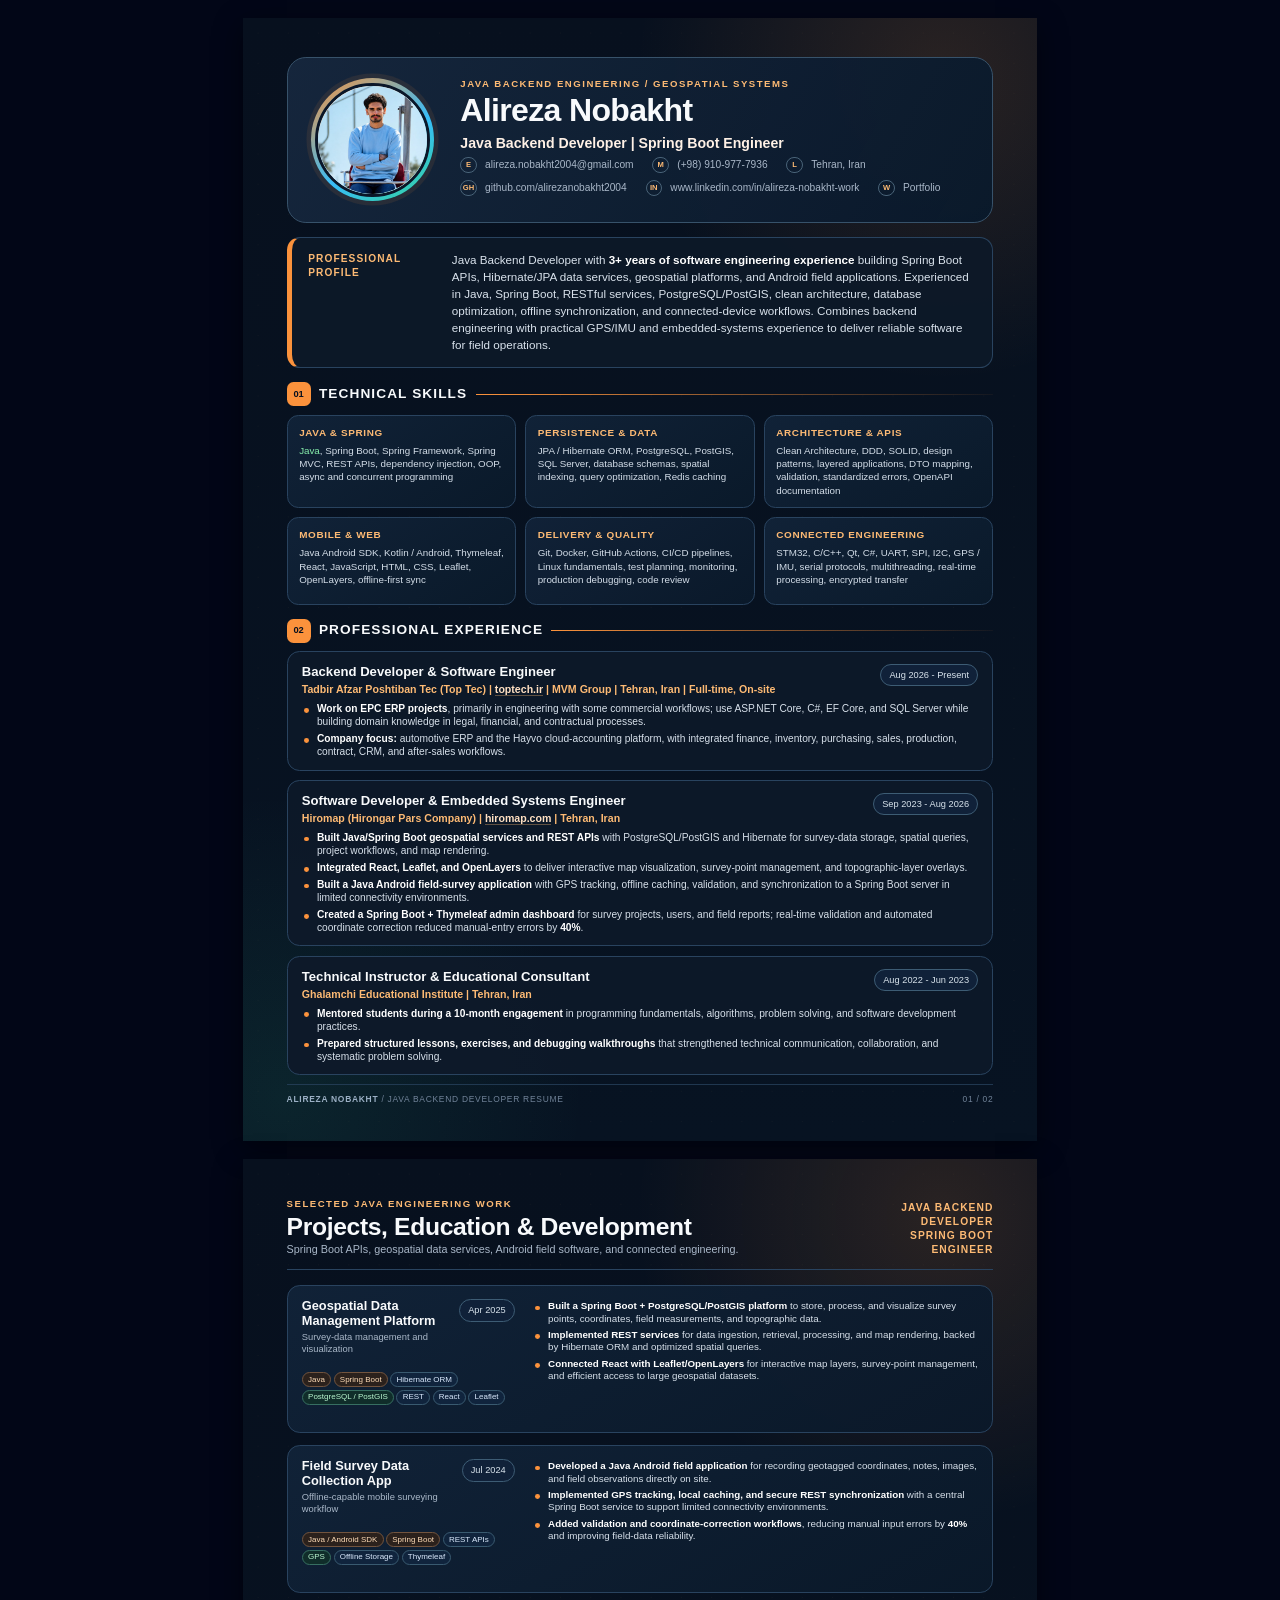
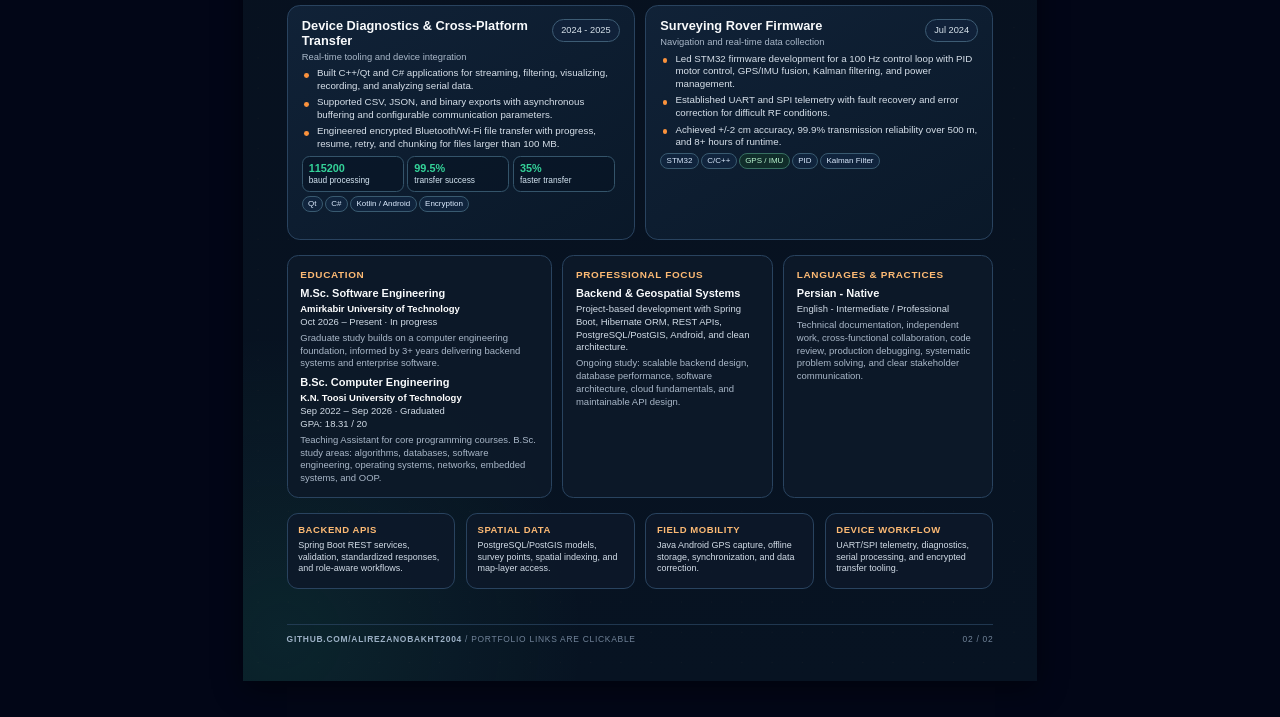
<file: assets/resumes/alireza-nobakht-java-spring-boot-backend-resume.html>
<!DOCTYPE html>
<html lang="en">
<head>
<meta charset="utf-8" />
<meta name="viewport" content="width=device-width, initial-scale=1" />
<title>Alireza Nobakht - Java Backend Developer | Spring Boot Engineer</title>
<style>
:root {
  --ink:#f8fafc; --muted:#a9b7c8; --soft:#d9e2ec; --bg:#07101e;
  --panel:#0d1929; --panel2:#112238; --line:#29435f;
  --orange:#fb923c; --orange2:#fdba74; --green:#34d399; --green2:#86efac;
}
* { box-sizing:border-box; }
html,body { margin:0; padding:0; background:#020617; }
body { font-family:"Segoe UI",Arial,Helvetica,sans-serif; color:var(--ink); font-size:9pt; line-height:1.36; -webkit-font-smoothing:antialiased; }
a { color:inherit; text-decoration:none; }
strong { color:#fff; font-weight:700; }
@page { size:A4; margin:0; }
.page {
  width:210mm; height:297mm; position:relative; overflow:hidden;
  padding:10.2mm 11.5mm 9.3mm; page-break-after:always;
  background:
    radial-gradient(circle at 88% 5%, rgba(251,146,60,.14), transparent 24%),
    radial-gradient(circle at 5% 96%, rgba(52,211,153,.09), transparent 23%),
    linear-gradient(180deg,#07101e 0%,#071322 100%);
}
.page:last-child { page-break-after:auto; }
.page:before { content:""; position:absolute; inset:0; opacity:.13; pointer-events:none;
  background-image:radial-gradient(rgba(253,186,116,.32) .5px,transparent .5px); background-size:8mm 8mm; }
.content { position:relative; z-index:1; height:277.5mm; min-height:277.5mm; display:flex; flex-direction:column; }
.hero { min-height:44mm; display:flex; align-items:center; gap:7mm; padding:5.1mm 6.2mm;
  border:1px solid #37526a; border-radius:5mm; background:linear-gradient(120deg,rgba(22,38,61,.97),rgba(9,25,43,.94)); }
.portrait-wrap { flex:0 0 32.5mm; width:32.5mm; height:32.5mm; border-radius:50%; padding:1.15mm;
  background:linear-gradient(145deg,var(--orange),#38bdf8 58%,var(--green)); box-shadow:0 0 0 1.2mm rgba(251,146,60,.09); }
.portrait { width:100%; height:100%; display:block; object-fit:cover; border-radius:50%; border:1mm solid #0b1729; }
.hero-main { min-width:0; flex:1; }
.eyebrow { color:var(--orange2); font-size:7.2pt; font-weight:800; letter-spacing:1.5px; text-transform:uppercase; margin-bottom:1mm; }
h1 { margin:0; font-size:24pt; line-height:1; letter-spacing:-.65px; }
.role { margin:2mm 0 2.5mm; color:#fff1e6; font-size:10.6pt; font-weight:650; }
.contact-row { display:flex; flex-wrap:wrap; gap:1.8mm 5mm; color:var(--muted); font-size:7.65pt; position:relative; top:-1.5mm; }
.contact { display:flex; align-items:center; gap:2.2mm; white-space:nowrap; }
.contact-badge { flex:0 0 4.35mm; width:4.35mm; height:4.35mm; display:flex; align-items:center; justify-content:center;
  border:1px solid #496378; border-radius:50%; color:var(--orange2); font-size:5.7pt; font-weight:800; }
.summary { margin-top:3.8mm; padding:3.65mm 4.4mm; display:flex; gap:5mm; align-items:flex-start;
  background:rgba(13,25,41,.9); border:1px solid var(--line); border-left:1.4mm solid var(--orange); border-radius:3.5mm; }
.summary-label { flex:0 0 33mm; color:var(--orange2); font-size:7.6pt; letter-spacing:1.1px; text-transform:uppercase; font-weight:800; }
.summary p { margin:0; color:var(--soft); font-size:8.75pt; line-height:1.45; }
.section { margin-top:3.7mm; }
.section-head { display:flex; align-items:center; gap:2.2mm; margin-bottom:2.25mm; }
.section-head h2 { margin:0; font-size:10.25pt; letter-spacing:1.08px; text-transform:uppercase; white-space:nowrap; }
.section-head:after { content:""; height:.35mm; flex:1; background:linear-gradient(90deg,var(--orange),rgba(251,146,60,.05)); }
.section-index { width:6.35mm; height:6.35mm; flex:0 0 6.35mm; display:flex; align-items:center; justify-content:center;
  border-radius:1.7mm; color:#07101f; background:var(--orange); font-size:7pt; font-weight:850; }
.skills-grid { display:flex; flex-wrap:wrap; gap:2.35mm; }
.skill-card { width:calc((100% - 4.7mm)/3); min-height:23.2mm; padding:2.75mm 3.05mm;
  border:1px solid var(--line); border-radius:3mm; background:linear-gradient(145deg,rgba(17,34,56,.97),rgba(10,25,42,.97)); }
.skill-card h3 { margin:0 0 1.2mm; color:var(--orange2); font-size:7.45pt; text-transform:uppercase; letter-spacing:.65px; }
.skill-card p { margin:0; color:#d4dee9; font-size:7.35pt; line-height:1.34; }
.accent { color:var(--green2); }
.experience-card { padding:3.15mm 3.75mm 2.85mm; margin-bottom:2.5mm; border:1px solid var(--line); border-radius:3.3mm; background:rgba(13,25,41,.93); }
.job-head { display:flex; justify-content:space-between; gap:4mm; align-items:flex-start; margin-bottom:1.55mm; }
.job-title { font-size:9.85pt; font-weight:730; line-height:1.17; }
.company { color:var(--orange2); font-size:7.95pt; font-weight:650; margin-top:.65mm; }
.company-link { color:#ffe0c2; border-bottom:.25mm solid rgba(253,186,116,.35); }
.date-pill,.project-date { flex:0 0 auto; color:#d8e3ec; border:1px solid #3d5c74; border-radius:99px; padding:1.05mm 2.15mm; font-size:6.95pt; white-space:nowrap; background:#102139; }
ul.clean { margin:0; padding:0; list-style:none; }
ul.clean li { position:relative; margin:0 0 .95mm; padding-left:4mm; color:#d7e0ea; font-size:7.66pt; line-height:1.30; }
ul.clean li:last-child { margin-bottom:0; }
ul.clean li:before { content:""; position:absolute; left:.6mm; top:1.5mm; width:1.3mm; height:1.3mm; border-radius:50%; background:var(--orange); }
.footer { position:absolute; left:0; right:0; bottom:0; padding-top:2.4mm; border-top:1px solid rgba(41,67,95,.75); display:flex; justify-content:space-between; color:#718399; font-size:6.35pt; letter-spacing:.72px; text-transform:uppercase; }
.footer strong { color:#9cb0c5; }

/* Page two - flex-only layout for reliable browser and PDF rendering. */
.page-two-title { display:flex; justify-content:space-between; align-items:flex-end; gap:8mm; padding-bottom:3.2mm; border-bottom:1px solid var(--line); }
.page-two-title h2 { margin:0; font-size:18.5pt; line-height:1.05; letter-spacing:-.35px; }
.page-two-title p { margin:.7mm 0 0; color:var(--muted); font-size:8.1pt; }
.page-mark { flex:0 0 38mm; color:var(--orange2); font-size:7.7pt; letter-spacing:1.05px; text-transform:uppercase; font-weight:800; text-align:right; }
.projects { margin-top:4mm; display:flex; flex-direction:column; gap:3.35mm; }
.project { border:1px solid var(--line); border-radius:3.4mm; background:linear-gradient(150deg,rgba(17,34,56,.97),rgba(10,24,41,.97)); overflow:hidden; }
.project-wide { min-height:39mm; padding:3.45mm 3.75mm 2.6mm; display:flex; gap:4.8mm; align-items:stretch; }
.project-side { flex:0 0 31.5%; min-width:0; display:flex; flex-direction:column; }
.project-body { flex:1; min-width:0; padding-top:.15mm; }
.project-top { display:flex; justify-content:space-between; align-items:flex-start; gap:2.4mm; margin-bottom:1.25mm; }
.project h3 { margin:0; font-size:9.6pt; line-height:1.14; }
.project-sub { color:var(--muted); font-size:7.05pt; line-height:1.25; margin-top:.7mm; }
.project-body ul.clean li { font-size:7.35pt; line-height:1.29; margin-bottom:.95mm; }
.tech { display:block; margin-top:2mm; padding-top:1.4mm; line-height:1; }
.tag { display:inline-block; vertical-align:top; border:1px solid #395a70; background:#10243d; color:#dbeafe; border-radius:99px; padding:.7mm 1.4mm; margin:0 .6mm .6mm 0; font-size:6pt; line-height:1; white-space:nowrap; }
.tag.java { color:#ffddb8; border-color:#72543e; background:#2b211c; }
.tag.green { color:#bbf7d0; border-color:#376f61; background:#102d2a; }
.project-pair { display:flex; gap:2.7mm; align-items:stretch; }
.project-half { flex:1; min-width:0; min-height:62mm; padding:3.35mm 3.75mm 3.05mm; display:block; }
.project-half .project-top { margin-bottom:1.2mm; }
.project-half ul.clean li { font-size:7.32pt; line-height:1.30; margin-bottom:1mm; }
.impact-strip { display:block; white-space:nowrap; margin-top:1.5mm; padding-top:0; }
.impact-item { display:inline-block; width:32%; margin-right:1.25%; vertical-align:top; white-space:normal; padding:1.45mm 1.55mm; border:1px solid #34546a; border-radius:2mm; background:rgba(7,20,36,.62); color:#d4e4f1; font-size:6.25pt; line-height:1.2; }
.impact-item:last-child { margin-right:0; }
.impact-item b { display:block; color:var(--green); font-size:8.15pt; line-height:1; margin-bottom:.45mm; }
.project-half > .tech { margin-top:1.15mm; padding-top:0; }
.bottom-grid { margin-top:4mm; display:flex; gap:2.8mm; }
.info-card { min-height:49mm; padding:3.25mm 3.35mm; border:1px solid var(--line); border-radius:3mm; background:rgba(13,25,41,.92); }
.info-card.education { flex:1.3; } .info-card.focus { flex:1; } .info-card.languages { flex:1; }
.info-card h3 { margin:0 0 1.3mm; color:var(--orange2); font-size:7.45pt; text-transform:uppercase; letter-spacing:.65px; }
.info-card .main { font-size:8.25pt; font-weight:700; line-height:1.2; }
.info-card p { margin:.9mm 0 0; color:#d2dce7; font-size:7.12pt; line-height:1.34; }
.info-card .small { color:var(--muted); }

.capability-strip { margin-top:4mm; display:flex; gap:2.8mm; }
.capability { flex:1; min-height:20mm; padding:2.55mm 2.8mm; border:1px solid var(--line); border-radius:2.9mm; background:rgba(13,25,41,.88); }
.capability b { display:block; color:var(--orange2); font-size:7.15pt; letter-spacing:.55px; text-transform:uppercase; margin-bottom:.9mm; }
.capability span { display:block; color:#d2dce7; font-size:6.75pt; line-height:1.28; }

@media screen {
  body { padding:18px 0; }
  .page { margin:0 auto 18px; box-shadow:0 8px 28px rgba(0,0,0,.45); }
}
@media print {
  html,body { width:210mm; background:#07101f !important; }
  body { -webkit-print-color-adjust:exact; print-color-adjust:exact; }
  .page { margin:0; box-shadow:none; }
}
</style>

</head>
<body>
<section class="page"><div class="content">
<header class="hero">
  <div class="portrait-wrap"><img class="portrait" alt="Alireza Nobakht" src="[data-uri]" /></div>
  <div class="hero-main">
    <div class="eyebrow">Java Backend Engineering / Geospatial Systems</div>
    <h1>Alireza Nobakht</h1>
    <div class="role">Java Backend Developer | Spring Boot Engineer</div>
    <div class="contact-row">
      <a class="contact" href="mailto:alireza.nobakht2004@gmail.com"><span class="contact-badge">E</span>alireza.nobakht2004@gmail.com</a>
      <a class="contact" href="tel:+989109777936"><span class="contact-badge">M</span>(+98) 910-977-7936</a>
      <span class="contact"><span class="contact-badge">L</span>Tehran, Iran</span>
      <a class="contact" href="https://github.com/alirezanobakht2004"><span class="contact-badge">GH</span>github.com/alirezanobakht2004</a>
      <a class="contact" href="https://www.linkedin.com/in/alireza-nobakht-work"><span class="contact-badge">IN</span>www.linkedin.com/in/alireza-nobakht-work</a>
      <a class="contact" href="https://alirezanobakht2004.github.io/"><span class="contact-badge">W</span>Portfolio</a>
    </div>
  </div>
</header>

<div class="summary">
  <div class="summary-label">Professional<br/>Profile</div>
  <p>Java Backend Developer with <strong>3+ years of software engineering experience</strong> building Spring Boot APIs, Hibernate/JPA data services, geospatial platforms, and Android field applications. Experienced in Java, Spring Boot, RESTful services, PostgreSQL/PostGIS, clean architecture, database optimization, offline synchronization, and connected-device workflows. Combines backend engineering with practical GPS/IMU and embedded-systems experience to deliver reliable software for field operations.</p>
</div>

<section class="section">
  <div class="section-head"><span class="section-index">01</span><h2>Technical Skills</h2></div>
  <div class="skills-grid">
    <div class="skill-card"><h3>Java &amp; Spring</h3><p><span class="accent">Java</span>, Spring Boot, Spring Framework, Spring MVC, REST APIs, dependency injection, OOP, async and concurrent programming</p></div>
    <div class="skill-card"><h3>Persistence &amp; Data</h3><p>JPA / Hibernate ORM, PostgreSQL, PostGIS, SQL Server, database schemas, spatial indexing, query optimization, Redis caching</p></div>
    <div class="skill-card"><h3>Architecture &amp; APIs</h3><p>Clean Architecture, DDD, SOLID, design patterns, layered applications, DTO mapping, validation, standardized errors, OpenAPI documentation</p></div>
    <div class="skill-card"><h3>Mobile &amp; Web</h3><p>Java Android SDK, Kotlin / Android, Thymeleaf, React, JavaScript, HTML, CSS, Leaflet, OpenLayers, offline-first sync</p></div>
    <div class="skill-card"><h3>Delivery &amp; Quality</h3><p>Git, Docker, GitHub Actions, CI/CD pipelines, Linux fundamentals, test planning, monitoring, production debugging, code review</p></div>
    <div class="skill-card"><h3>Connected Engineering</h3><p>STM32, C/C++, Qt, C#, UART, SPI, I2C, GPS / IMU, serial protocols, multithreading, real-time processing, encrypted transfer</p></div>
  </div>
</section>

<section class="section">
  <div class="section-head"><span class="section-index">02</span><h2>Professional Experience</h2></div>
  <article class="experience-card">
    <div class="job-head"><div><div class="job-title">Backend Developer &amp; Software Engineer</div><div class="company">Tadbir Afzar Poshtiban Tec (Top Tec) | <a class="company-link" href="https://toptech.ir/">toptech.ir</a> | MVM Group | Tehran, Iran | Full-time, On-site</div></div><div class="date-pill">Aug 2026 - Present</div></div>
    <ul class="clean"><li><strong>Work on EPC ERP projects</strong>, primarily in engineering with some commercial workflows; use ASP.NET Core, C#, EF Core, and SQL Server while building domain knowledge in legal, financial, and contractual processes.</li><li><strong>Company focus:</strong> automotive ERP and the Hayvo cloud-accounting platform, with integrated finance, inventory, purchasing, sales, production, contract, CRM, and after-sales workflows.</li></ul>
  </article>
  <article class="experience-card">
    <div class="job-head"><div><div class="job-title">Software Developer &amp; Embedded Systems Engineer</div><div class="company">Hiromap (Hirongar Pars Company) | <a class="company-link" href="https://hiromap.com">hiromap.com</a> | Tehran, Iran</div></div><div class="date-pill">Sep 2023 - Aug 2026</div></div>
    <ul class="clean">
      <li><strong>Built Java/Spring Boot geospatial services and REST APIs</strong> with PostgreSQL/PostGIS and Hibernate for survey-data storage, spatial queries, project workflows, and map rendering.</li>
      <li><strong>Integrated React, Leaflet, and OpenLayers</strong> to deliver interactive map visualization, survey-point management, and topographic-layer overlays.</li>
      <li><strong>Built a Java Android field-survey application</strong> with GPS tracking, offline caching, validation, and synchronization to a Spring Boot server in limited connectivity environments.</li>
      <li><strong>Created a Spring Boot + Thymeleaf admin dashboard</strong> for survey projects, users, and field reports; real-time validation and automated coordinate correction reduced manual-entry errors by <strong>40%</strong>.</li>
    </ul>
  </article>
  <article class="experience-card">
    <div class="job-head"><div><div class="job-title">Technical Instructor &amp; Educational Consultant</div><div class="company">Ghalamchi Educational Institute | Tehran, Iran</div></div><div class="date-pill">Aug 2022 - Jun 2023</div></div>
    <ul class="clean"><li><strong>Mentored students during a 10-month engagement</strong> in programming fundamentals, algorithms, problem solving, and software development practices.</li><li><strong>Prepared structured lessons, exercises, and debugging walkthroughs</strong> that strengthened technical communication, collaboration, and systematic problem solving.</li></ul>
  </article>
</section>
<div class="footer"><span><strong>Alireza Nobakht</strong> / Java Backend Developer Resume</span><span>01 / 02</span></div>
</div></section>

<section class="page"><div class="content">
<header class="page-two-title">
  <div><div class="eyebrow">Selected Java Engineering Work</div><h2>Projects, Education &amp; Development</h2><p>Spring Boot APIs, geospatial data services, Android field software, and connected engineering.</p></div>
  <div class="page-mark">Java Backend Developer<br/>Spring Boot Engineer</div>
</header>

<div class="projects">
  <article class="project project-wide">
    <div class="project-side">
      <div class="project-top"><div><h3>Geospatial Data Management Platform</h3><div class="project-sub">Survey-data management and visualization</div></div><div class="project-date">Apr 2025</div></div>
      <div class="tech"><span class="tag java">Java</span><span class="tag java">Spring Boot</span><span class="tag">Hibernate ORM</span><span class="tag green">PostgreSQL / PostGIS</span><span class="tag">REST</span><span class="tag">React</span><span class="tag">Leaflet</span></div>
    </div>
    <div class="project-body"><ul class="clean">
      <li><strong>Built a Spring Boot + PostgreSQL/PostGIS platform</strong> to store, process, and visualize survey points, coordinates, field measurements, and topographic data.</li>
      <li><strong>Implemented REST services</strong> for data ingestion, retrieval, processing, and map rendering, backed by Hibernate ORM and optimized spatial queries.</li>
      <li><strong>Connected React with Leaflet/OpenLayers</strong> for interactive map layers, survey-point management, and efficient access to large geospatial datasets.</li>
    </ul></div>
  </article>

  <article class="project project-wide">
    <div class="project-side">
      <div class="project-top"><div><h3>Field Survey Data Collection App</h3><div class="project-sub">Offline-capable mobile surveying workflow</div></div><div class="project-date">Jul 2024</div></div>
      <div class="tech"><span class="tag java">Java / Android SDK</span><span class="tag java">Spring Boot</span><span class="tag">REST APIs</span><span class="tag green">GPS</span><span class="tag">Offline Storage</span><span class="tag">Thymeleaf</span></div>
    </div>
    <div class="project-body"><ul class="clean">
      <li><strong>Developed a Java Android field application</strong> for recording geotagged coordinates, notes, images, and field observations directly on site.</li>
      <li><strong>Implemented GPS tracking, local caching, and secure REST synchronization</strong> with a central Spring Boot service to support limited connectivity environments.</li>
      <li><strong>Added validation and coordinate-correction workflows</strong>, reducing manual input errors by <strong>40%</strong> and improving field-data reliability.</li>
    </ul></div>
  </article>

  <div class="project-pair">
    <article class="project project-half">
      <div class="project-top"><div><h3>Device Diagnostics &amp; Cross-Platform Transfer</h3><div class="project-sub">Real-time tooling and device integration</div></div><div class="project-date">2024 - 2025</div></div>
      <ul class="clean"><li>Built C++/Qt and C# applications for streaming, filtering, visualizing, recording, and analyzing serial data.</li><li>Supported CSV, JSON, and binary exports with asynchronous buffering and configurable communication parameters.</li><li>Engineered encrypted Bluetooth/Wi-Fi file transfer with progress, resume, retry, and chunking for files larger than 100 MB.</li></ul>
      <div class="impact-strip"><div class="impact-item"><b>115200</b>baud processing</div><div class="impact-item"><b>99.5%</b>transfer success</div><div class="impact-item"><b>35%</b>faster transfer</div></div>
      <div class="tech"><span class="tag">Qt</span><span class="tag">C#</span><span class="tag">Kotlin / Android</span><span class="tag">Encryption</span></div>
    </article>
    <article class="project project-half">
      <div class="project-top"><div><h3>Surveying Rover Firmware</h3><div class="project-sub">Navigation and real-time data collection</div></div><div class="project-date">Jul 2024</div></div>
      <ul class="clean"><li>Led STM32 firmware development for a 100 Hz control loop with PID motor control, GPS/IMU fusion, Kalman filtering, and power management.</li><li>Established UART and SPI telemetry with fault recovery and error correction for difficult RF conditions.</li><li>Achieved +/-2 cm accuracy, 99.9% transmission reliability over 500 m, and 8+ hours of runtime.</li></ul>
      <div class="tech"><span class="tag">STM32</span><span class="tag">C/C++</span><span class="tag green">GPS / IMU</span><span class="tag">PID</span><span class="tag">Kalman Filter</span></div>
    </article>
  </div>
</div>

<div class="bottom-grid">
  <section class="info-card education"><h3>Education</h3>
<div class="main">M.Sc. Software Engineering</div>
<p><strong>Amirkabir University of Technology</strong><br>Oct 2026 – Present · In progress</p>
<p class="small">Graduate study builds on a computer engineering foundation, informed by 3+ years delivering backend systems and enterprise software.</p>
<div class="main" style="margin-top:1.5mm">B.Sc. Computer Engineering</div>
<p><strong>K.N. Toosi University of Technology</strong><br>Sep 2022 – Sep 2026 · Graduated<br>GPA: 18.31 / 20</p>
<p class="small">Teaching Assistant for core programming courses. B.Sc. study areas: algorithms, databases, software engineering, operating systems, networks, embedded systems, and OOP.</p></section>
  <section class="info-card focus"><h3>Professional Focus</h3><div class="main">Backend &amp; Geospatial Systems</div><p>Project-based development with Spring Boot, Hibernate ORM, REST APIs, PostgreSQL/PostGIS, Android, and clean architecture.</p><p class="small">Ongoing study: scalable backend design, database performance, software architecture, cloud fundamentals, and maintainable API design.</p></section>
  <section class="info-card languages"><h3>Languages &amp; Practices</h3><div class="main">Persian - Native</div><p>English - Intermediate / Professional</p><p class="small">Technical documentation, independent work, cross-functional collaboration, code review, production debugging, systematic problem solving, and clear stakeholder communication.</p></section>
</div>

<div class="capability-strip">
  <div class="capability"><b>Backend APIs</b><span>Spring Boot REST services, validation, standardized responses, and role-aware workflows.</span></div>
  <div class="capability"><b>Spatial Data</b><span>PostgreSQL/PostGIS models, survey points, spatial indexing, and map-layer access.</span></div>
  <div class="capability"><b>Field Mobility</b><span>Java Android GPS capture, offline storage, synchronization, and data correction.</span></div>
  <div class="capability"><b>Device Workflow</b><span>UART/SPI telemetry, diagnostics, serial processing, and encrypted transfer tooling.</span></div>
</div>
<div class="footer"><span><strong>github.com/alirezanobakht2004</strong> / Portfolio links are clickable</span><span>02 / 02</span></div>
</div></section>
</body></html>
</file>
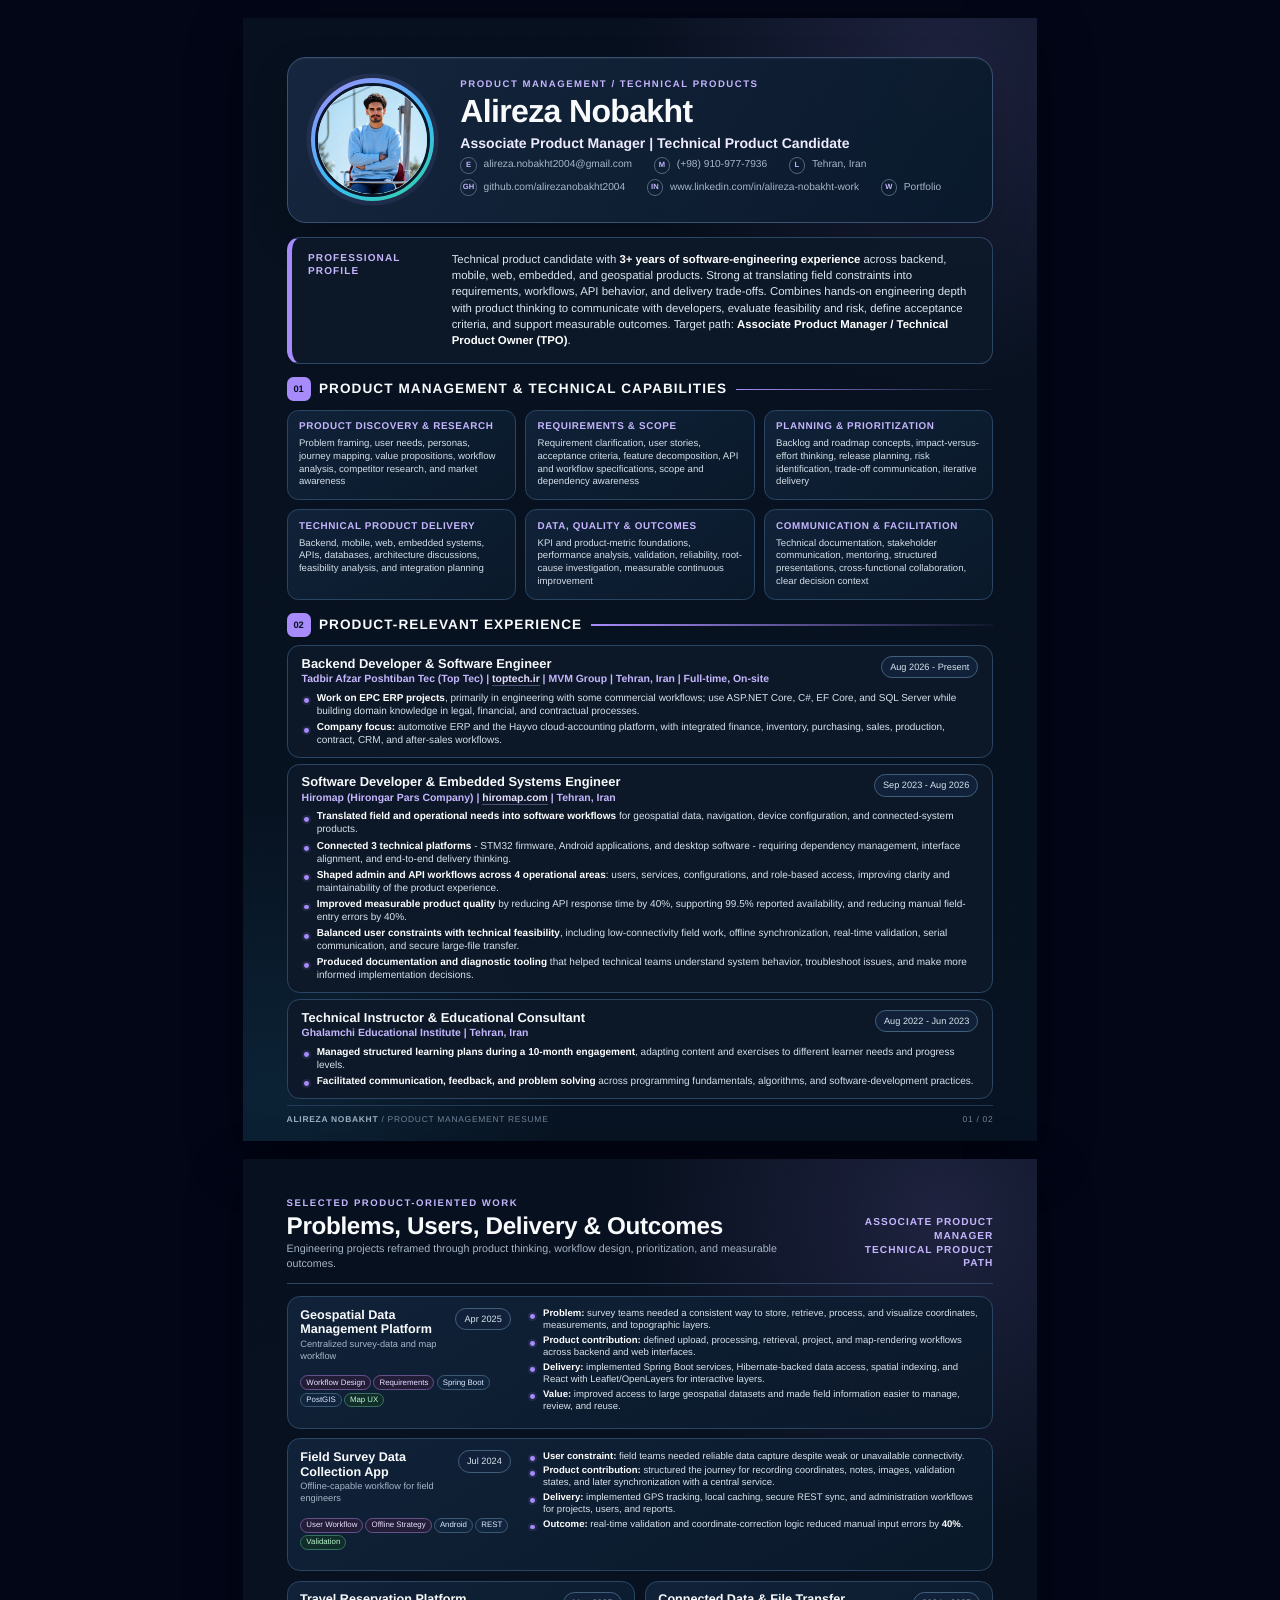
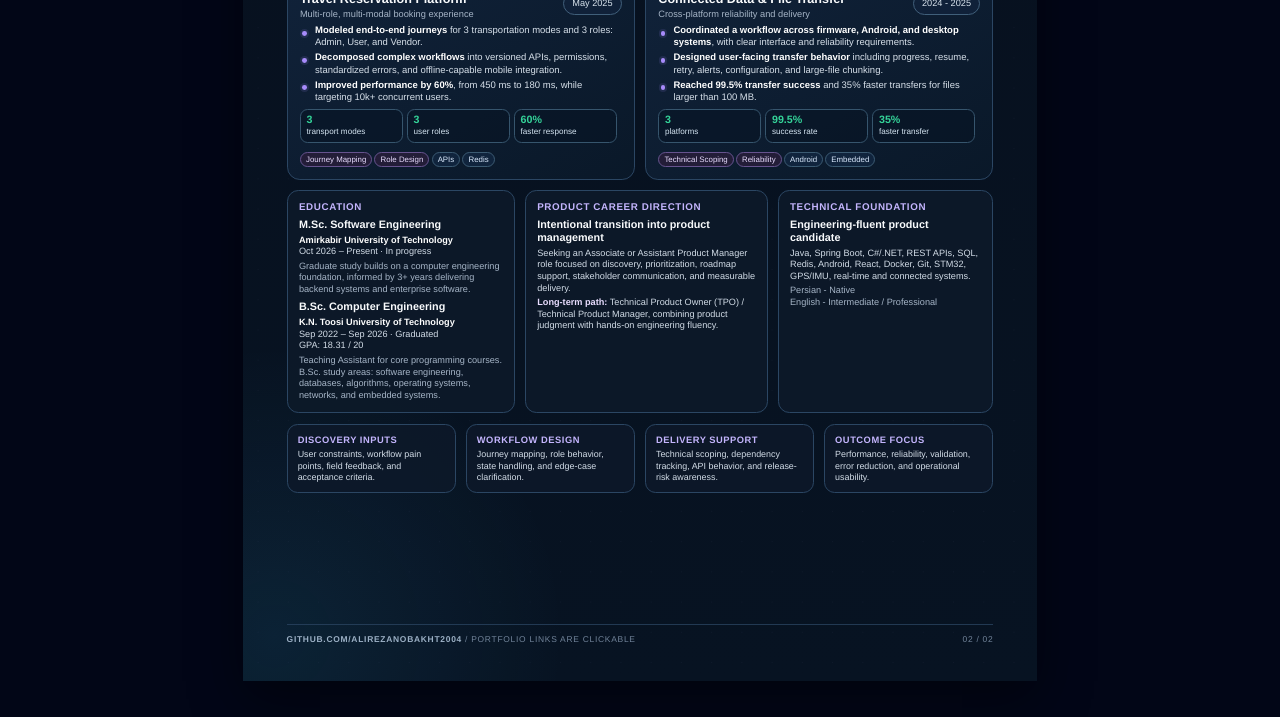
<file: assets/resumes/alireza-nobakht-technical-product-resume.html>
<!DOCTYPE html>
<html lang="en">
<head>
<meta charset="utf-8" />
<meta name="viewport" content="width=device-width, initial-scale=1" />
<title>Alireza Nobakht - Associate Product Manager | Technical Product Management Candidate</title>
<style>
:root {
  --ink:#f8fafc; --soft:#dbe5f0; --muted:#a6b5c7; --bg:#07101e;
  --panel:#0d1929; --panel2:#11223a; --line:#2b4663;
  --violet:#a78bfa; --violet2:#c4b5fd; --cyan:#38bdf8; --green:#34d399; --amber:#fbbf24;
}
* { box-sizing:border-box; }
html,body { margin:0; padding:0; background:#020617; }
body { font-family:"Segoe UI",Arial,Helvetica,sans-serif; color:var(--ink); font-size:9pt; line-height:1.36; -webkit-font-smoothing:antialiased; text-rendering:geometricPrecision; }
a { color:inherit; text-decoration:none; }
strong { color:#fff; font-weight:700; }
@page { size:A4; margin:0; }
.page {
  width:210mm; height:297mm; position:relative; overflow:hidden;
  padding:10.2mm 11.5mm 9.3mm; page-break-after:always;
  background:
    radial-gradient(circle at 88% 5%, rgba(167,139,250,.15), transparent 25%),
    radial-gradient(circle at 4% 96%, rgba(56,189,248,.09), transparent 22%),
    linear-gradient(180deg,#07101e 0%,#071322 100%);
}
.page:last-child { page-break-after:auto; }
.page:before { content:""; position:absolute; inset:0; pointer-events:none; opacity:.13;
  background-image:radial-gradient(rgba(196,181,253,.33) .5px,transparent .5px); background-size:8mm 8mm; }
.content { position:relative; z-index:1; height:277.5mm; min-height:277.5mm; display:flex; flex-direction:column; }
.hero { min-height:44mm; display:flex; align-items:center; gap:7mm; padding:5.1mm 6.2mm;
  border:1px solid #3a5272; border-radius:5mm; background:linear-gradient(120deg,rgba(22,38,63,.97),rgba(9,25,43,.94));
  box-shadow:inset 0 1px 0 rgba(255,255,255,.05),0 4mm 10mm rgba(0,0,0,.18); }
.portrait-wrap { flex:0 0 32.5mm; width:32.5mm; height:32.5mm; border-radius:50%; padding:1.15mm;
  background:linear-gradient(145deg,var(--violet),var(--cyan) 58%,var(--green)); box-shadow:0 0 0 1.2mm rgba(167,139,250,.09); }
.portrait { width:100%; height:100%; display:block; object-fit:cover; border-radius:50%; border:1mm solid #0b1729; }
.hero-main { min-width:0; flex:1; }
.eyebrow { color:var(--violet2); font-size:7.2pt; font-weight:800; letter-spacing:1.5px; text-transform:uppercase; margin-bottom:1mm; }
h1 { margin:0; font-size:24pt; line-height:1; letter-spacing:-.65px; }
.role { margin:2mm 0 2.5mm; color:#eeeaff; font-size:10.55pt; font-weight:650; }
.contact-row { display:flex; flex-wrap:wrap; gap:1.55mm 5.7mm; color:var(--muted); font-size:7.65pt; position:relative; top:-1.5mm; }
.contact { display:flex; align-items:center; gap:1.8mm; white-space:nowrap; }
.contact-badge { flex:0 0 4.35mm; width:4.35mm; height:4.35mm; display:flex; align-items:center; justify-content:center;
  border:1px solid #52657d; border-radius:50%; color:var(--violet2); font-size:5.7pt; font-weight:800; }
.summary { margin-top:3.8mm; padding:3.55mm 4.35mm; display:flex; gap:5mm; align-items:flex-start;
  background:rgba(13,25,41,.9); border:1px solid var(--line); border-left:1.4mm solid var(--violet); border-radius:3.5mm; }
.summary-label { flex:0 0 33mm; color:var(--violet2); font-size:7.55pt; letter-spacing:1.1px; text-transform:uppercase; font-weight:800; }
.summary p { margin:0; color:var(--soft); font-size:8.55pt; line-height:1.43; }
.section { margin-top:3.55mm; }
.section-head { display:flex; align-items:center; gap:2.2mm; margin-bottom:2.2mm; }
.section-head h2 { margin:0; font-size:10.2pt; letter-spacing:1.06px; text-transform:uppercase; white-space:nowrap; }
.section-head:after { content:""; height:.35mm; flex:1; background:linear-gradient(90deg,var(--violet),rgba(167,139,250,.05)); }
.section-index { width:6.35mm; height:6.35mm; flex:0 0 6.35mm; display:flex; align-items:center; justify-content:center;
  border-radius:1.7mm; color:#07101f; background:var(--violet); font-size:7pt; font-weight:850; }
.skills-grid { display:flex; flex-wrap:wrap; gap:2.35mm; }
.skill-card { width:calc((100% - 4.7mm)/3); min-height:22.5mm; padding:2.6mm 3mm;
  border:1px solid var(--line); border-radius:3mm; background:linear-gradient(145deg,rgba(17,34,58,.97),rgba(10,25,42,.97)); }
.skill-card h3 { margin:0 0 1.15mm; color:var(--violet2); font-size:7.4pt; text-transform:uppercase; letter-spacing:.63px; }
.skill-card p { margin:0; color:#d4dee9; font-size:7.22pt; line-height:1.33; }
 .experience-card { padding:2.55mm 3.7mm 2.3mm; margin-bottom:1.6mm; border:1px solid var(--line); border-radius:3.3mm; background:rgba(13,25,41,.93); }
.job-head { display:flex; justify-content:space-between; gap:4mm; align-items:flex-start; margin-bottom:1.45mm; }
.job-title { font-size:9.7pt; font-weight:730; line-height:1.17; }
.company { color:var(--violet2); font-size:7.85pt; font-weight:650; margin-top:.6mm; }
.company-link { color:#e7deff; border-bottom:.25mm solid rgba(196,181,253,.35); }
.date-pill,.project-date { flex:0 0 auto; color:#d8e3ec; border:1px solid #405f7a; border-radius:99px; padding:1.05mm 2.15mm; font-size:6.9pt; white-space:nowrap; background:#102139; }
ul.clean { margin:0; padding:0; list-style:none; }
ul.clean li { position:relative; margin:0 0 .88mm; padding-left:4mm; color:#d7e0ea; font-size:7.52pt; line-height:1.29; }
ul.clean li:last-child { margin-bottom:0; }
ul.clean li:before { content:""; position:absolute; left:.6mm; top:1.45mm; width:1.3mm; height:1.3mm; border-radius:50%; background:var(--violet); box-shadow:0 0 0 .55mm rgba(167,139,250,.12); }
.footer { margin-top:auto; padding-top:2.35mm; border-top:1px solid rgba(43,70,99,.75); display:flex; justify-content:space-between; color:#718399; font-size:6.35pt; letter-spacing:.72px; text-transform:uppercase; }
.footer strong { color:#9cb0c5; }

/* page two */
.page-two-title { display:flex; justify-content:space-between; align-items:flex-end; gap:8mm; padding-bottom:3.1mm; border-bottom:1px solid var(--line); }
.page-two-title h2 { margin:0; font-size:18.2pt; line-height:1.05; letter-spacing:-.35px; }
.page-two-title p { margin:.7mm 0 0; color:var(--muted); font-size:8.05pt; }
.page-mark { flex:0 0 42mm; color:var(--violet2); font-size:7.6pt; letter-spacing:1.02px; text-transform:uppercase; font-weight:800; text-align:right; }
.projects { margin-top:3.25mm; display:flex; flex-direction:column; gap:2.45mm; }
.project { border:1px solid var(--line); border-radius:3.4mm; background:linear-gradient(150deg,rgba(17,34,58,.97),rgba(10,24,41,.97)); overflow:hidden; }
.project-wide { min-height:35.2mm; padding:2.85mm 3.35mm 2.45mm; display:flex; gap:4.5mm; align-items:flex-start; }
.project-side { flex:0 0 31%; min-width:0; display:flex; flex-direction:column; }
.project-body { flex:1; min-width:0; padding-top:.1mm; }
.project-top { display:flex; justify-content:space-between; align-items:flex-start; gap:2.4mm; margin-bottom:1.2mm; }
.project h3 { margin:0; font-size:9.45pt; line-height:1.14; }
.project-sub { color:var(--muted); font-size:6.95pt; line-height:1.25; margin-top:.65mm; }
.project-body ul.clean li { font-size:7.18pt; line-height:1.26; margin-bottom:.72mm; }
.tech { display:block; margin-top:2.3mm; padding-top:0; line-height:1; }
.tag { display:inline-block; vertical-align:top; border:1px solid #3b5a72; background:#10243d; color:#dbeafe; border-radius:99px;
  padding:.68mm 1.35mm; margin:0 .55mm .55mm 0; font-size:5.9pt; line-height:1; white-space:nowrap; }
.tag.product { color:#e9ddff; border-color:#66538e; background:#231d38; }
.tag.green { color:#bbf7d0; border-color:#376f61; background:#102d2a; }
.project-pair { display:flex; gap:2.65mm; align-items:stretch; }
.project-half { flex:1; min-width:0; min-height:52mm; padding:2.85mm 3.25mm 2.55mm; }
.project-half ul.clean li { font-size:7.12pt; line-height:1.27; margin-bottom:.78mm; }
.impact-strip { display:block; white-space:nowrap; margin-top:1.4mm; }
.impact-item { display:inline-block; width:32%; margin-right:1.25%; vertical-align:top; white-space:normal; padding:1.4mm 1.5mm;
  border:1px solid #36556d; border-radius:2mm; background:rgba(7,20,36,.62); color:#d4e4f1; font-size:6.1pt; line-height:1.18; }
.impact-item:last-child { margin-right:0; }
.impact-item b { display:block; color:var(--green); font-size:8pt; line-height:1; margin-bottom:.42mm; }
.bottom-grid { margin-top:2.65mm; display:flex; gap:2.6mm; }
.info-card { min-height:37mm; padding:2.7mm 3mm; border:1px solid var(--line); border-radius:3mm; background:rgba(13,25,41,.92); }
.info-card.education { flex:1.12; } .info-card.direction { flex:1.2; } .info-card.foundation { flex:1.05; }
.info-card h3 { margin:0 0 1.25mm; color:var(--violet2); font-size:7.35pt; text-transform:uppercase; letter-spacing:.62px; }
.info-card .main { font-size:8.1pt; font-weight:700; line-height:1.2; }
.info-card p { margin:.7mm 0 0; color:#d2dce7; font-size:6.87pt; line-height:1.28; }
.info-card .small { color:var(--muted); }
.callout { color:#e9ddff; font-weight:700; }
.capability-strip { margin-top:2.85mm; display:flex; gap:2.6mm; }
.capability { flex:1; min-height:17.5mm; padding:2.35mm 2.65mm; border:1px solid var(--line); border-radius:2.8mm; background:rgba(13,25,41,.88); }
.capability b { display:block; color:var(--violet2); font-size:7pt; letter-spacing:.52px; text-transform:uppercase; margin-bottom:.8mm; }
.capability span { display:block; color:#d2dce7; font-size:6.7pt; line-height:1.27; }
@media screen { body { padding:18px 0; } .page { margin:0 auto 18px; box-shadow:0 18px 50px rgba(0,0,0,.45); } }
@media print {
  html,body { width:210mm; background:#07101e !important; }
  body { -webkit-print-color-adjust:exact; print-color-adjust:exact; }
  .page { margin:0; box-shadow:none; }
}
</style>

</head>
<body>
<section class="page">
<div class="content">
<header class="hero">
  <div class="portrait-wrap"><img class="portrait" alt="Alireza Nobakht" src="[data-uri]" /></div>
  <div class="hero-main">
    <div class="eyebrow">Product Management / Technical Products</div>
    <h1>Alireza Nobakht</h1>
    <div class="role">Associate Product Manager | Technical Product Candidate</div>
    <div class="contact-row">
      <a class="contact" href="mailto:alireza.nobakht2004@gmail.com"><span class="contact-badge">E</span>alireza.nobakht2004@gmail.com</a>
      <a class="contact" href="tel:+989109777936"><span class="contact-badge">M</span>(+98) 910-977-7936</a>
      <span class="contact"><span class="contact-badge">L</span>Tehran, Iran</span>
      <a class="contact" href="https://github.com/alirezanobakht2004"><span class="contact-badge">GH</span>github.com/alirezanobakht2004</a>
      <a class="contact" href="https://www.linkedin.com/in/alireza-nobakht-work"><span class="contact-badge">IN</span>www.linkedin.com/in/alireza-nobakht-work</a>
      <a class="contact" href="https://alirezanobakht2004.github.io/"><span class="contact-badge">W</span>Portfolio</a>
    </div>
  </div>
</header>

<section class="summary">
  <div class="summary-label">Professional<br/>Profile</div>
  <p>Technical product candidate with <strong>3+ years of software-engineering experience</strong> across backend, mobile, web, embedded, and geospatial products. Strong at translating field constraints into requirements, workflows, API behavior, and delivery trade-offs. Combines hands-on engineering depth with product thinking to communicate with developers, evaluate feasibility and risk, define acceptance criteria, and support measurable outcomes. Target path: <strong>Associate Product Manager / Technical Product Owner (TPO)</strong>.</p>
</section>

<section class="section">
  <div class="section-head"><span class="section-index">01</span><h2>Product Management & Technical Capabilities</h2></div>
  <div class="skills-grid">
    <article class="skill-card"><h3>Product Discovery & Research</h3><p>Problem framing, user needs, personas, journey mapping, value propositions, workflow analysis, competitor research, and market awareness</p></article>
    <article class="skill-card"><h3>Requirements & Scope</h3><p>Requirement clarification, user stories, acceptance criteria, feature decomposition, API and workflow specifications, scope and dependency awareness</p></article>
    <article class="skill-card"><h3>Planning & Prioritization</h3><p>Backlog and roadmap concepts, impact-versus-effort thinking, release planning, risk identification, trade-off communication, iterative delivery</p></article>
    <article class="skill-card"><h3>Technical Product Delivery</h3><p>Backend, mobile, web, embedded systems, APIs, databases, architecture discussions, feasibility analysis, and integration planning</p></article>
    <article class="skill-card"><h3>Data, Quality & Outcomes</h3><p>KPI and product-metric foundations, performance analysis, validation, reliability, root-cause investigation, measurable continuous improvement</p></article>
    <article class="skill-card"><h3>Communication & Facilitation</h3><p>Technical documentation, stakeholder communication, mentoring, structured presentations, cross-functional collaboration, clear decision context</p></article>
  </div>
</section>

<section class="section">
  <div class="section-head"><span class="section-index">02</span><h2>Product-Relevant Experience</h2></div>
  <article class="experience-card">
    <div class="job-head"><div><div class="job-title">Backend Developer &amp; Software Engineer</div><div class="company">Tadbir Afzar Poshtiban Tec (Top Tec) | <a class="company-link" href="https://toptech.ir/">toptech.ir</a> | MVM Group | Tehran, Iran | Full-time, On-site</div></div><span class="date-pill">Aug 2026 - Present</span></div>
    <ul class="clean"><li><strong>Work on EPC ERP projects</strong>, primarily in engineering with some commercial workflows; use ASP.NET Core, C#, EF Core, and SQL Server while building domain knowledge in legal, financial, and contractual processes.</li><li><strong>Company focus:</strong> automotive ERP and the Hayvo cloud-accounting platform, with integrated finance, inventory, purchasing, sales, production, contract, CRM, and after-sales workflows.</li></ul>
  </article>
  <article class="experience-card">
    <div class="job-head"><div><div class="job-title">Software Developer & Embedded Systems Engineer</div><div class="company">Hiromap (Hirongar Pars Company) | <a class="company-link" href="https://hiromap.com">hiromap.com</a> | Tehran, Iran</div></div><span class="date-pill">Sep 2023 - Aug 2026</span></div>
    <ul class="clean">
      <li><strong>Translated field and operational needs into software workflows</strong> for geospatial data, navigation, device configuration, and connected-system products.</li>
      <li><strong>Connected 3 technical platforms</strong> - STM32 firmware, Android applications, and desktop software - requiring dependency management, interface alignment, and end-to-end delivery thinking.</li>
      <li><strong>Shaped admin and API workflows across 4 operational areas</strong>: users, services, configurations, and role-based access, improving clarity and maintainability of the product experience.</li>
      <li><strong>Improved measurable product quality</strong> by reducing API response time by 40%, supporting 99.5% reported availability, and reducing manual field-entry errors by 40%.</li>
      <li><strong>Balanced user constraints with technical feasibility</strong>, including low-connectivity field work, offline synchronization, real-time validation, serial communication, and secure large-file transfer.</li>
      <li><strong>Produced documentation and diagnostic tooling</strong> that helped technical teams understand system behavior, troubleshoot issues, and make more informed implementation decisions.</li>
    </ul>
  </article>
  <article class="experience-card">
    <div class="job-head"><div><div class="job-title">Technical Instructor & Educational Consultant</div><div class="company">Ghalamchi Educational Institute | Tehran, Iran</div></div><span class="date-pill">Aug 2022 - Jun 2023</span></div>
    <ul class="clean">
      <li><strong>Managed structured learning plans during a 10-month engagement</strong>, adapting content and exercises to different learner needs and progress levels.</li>
      <li><strong>Facilitated communication, feedback, and problem solving</strong> across programming fundamentals, algorithms, and software-development practices.</li>
    </ul>
  </article>
</section>

<footer class="footer"><span><strong>Alireza Nobakht</strong> / Product Management Resume</span><span>01 / 02</span></footer>
</div>
</section>

<section class="page">
<div class="content">
<header class="page-two-title">
  <div><div class="eyebrow">Selected Product-Oriented Work</div><h2>Problems, Users, Delivery & Outcomes</h2><p>Engineering projects reframed through product thinking, workflow design, prioritization, and measurable outcomes.</p></div>
  <div class="page-mark">Associate Product Manager<br/>Technical Product Path</div>
</header>

<div class="projects">
  <article class="project project-wide">
    <div class="project-side">
      <div class="project-top"><div><h3>Geospatial Data Management Platform</h3><div class="project-sub">Centralized survey-data and map workflow</div></div><span class="project-date">Apr 2025</span></div>
      <div class="tech"><span class="tag product">Workflow Design</span><span class="tag product">Requirements</span><span class="tag">Spring Boot</span><span class="tag">PostGIS</span><span class="tag green">Map UX</span></div>
    </div>
    <div class="project-body"><ul class="clean">
      <li><strong>Problem:</strong> survey teams needed a consistent way to store, retrieve, process, and visualize coordinates, measurements, and topographic layers.</li>
      <li><strong>Product contribution:</strong> defined upload, processing, retrieval, project, and map-rendering workflows across backend and web interfaces.</li>
      <li><strong>Delivery:</strong> implemented Spring Boot services, Hibernate-backed data access, spatial indexing, and React with Leaflet/OpenLayers for interactive layers.</li>
      <li><strong>Value:</strong> improved access to large geospatial datasets and made field information easier to manage, review, and reuse.</li>
    </ul></div>
  </article>

  <article class="project project-wide">
    <div class="project-side">
      <div class="project-top"><div><h3>Field Survey Data Collection App</h3><div class="project-sub">Offline-capable workflow for field engineers</div></div><span class="project-date">Jul 2024</span></div>
      <div class="tech"><span class="tag product">User Workflow</span><span class="tag product">Offline Strategy</span><span class="tag">Android</span><span class="tag">REST</span><span class="tag green">Validation</span></div>
    </div>
    <div class="project-body"><ul class="clean">
      <li><strong>User constraint:</strong> field teams needed reliable data capture despite weak or unavailable connectivity.</li>
      <li><strong>Product contribution:</strong> structured the journey for recording coordinates, notes, images, validation states, and later synchronization with a central service.</li>
      <li><strong>Delivery:</strong> implemented GPS tracking, local caching, secure REST sync, and administration workflows for projects, users, and reports.</li>
      <li><strong>Outcome:</strong> real-time validation and coordinate-correction logic reduced manual input errors by <strong>40%</strong>.</li>
    </ul></div>
  </article>

  <div class="project-pair">
    <article class="project project-half">
      <div class="project-top"><div><h3>Travel Reservation Platform</h3><div class="project-sub">Multi-role, multi-modal booking experience</div></div><span class="project-date">May 2025</span></div>
      <ul class="clean">
        <li><strong>Modeled end-to-end journeys</strong> for 3 transportation modes and 3 roles: Admin, User, and Vendor.</li>
        <li><strong>Decomposed complex workflows</strong> into versioned APIs, permissions, standardized errors, and offline-capable mobile integration.</li>
        <li><strong>Improved performance by 60%</strong>, from 450 ms to 180 ms, while targeting 10k+ concurrent users.</li>
      </ul>
      <div class="impact-strip"><div class="impact-item"><b>3</b>transport modes</div><div class="impact-item"><b>3</b>user roles</div><div class="impact-item"><b>60%</b>faster response</div></div>
      <div class="tech"><span class="tag product">Journey Mapping</span><span class="tag product">Role Design</span><span class="tag">APIs</span><span class="tag">Redis</span></div>
    </article>
    <article class="project project-half">
      <div class="project-top"><div><h3>Connected Data & File Transfer</h3><div class="project-sub">Cross-platform reliability and delivery</div></div><span class="project-date">2024 - 2025</span></div>
      <ul class="clean">
        <li><strong>Coordinated a workflow across firmware, Android, and desktop systems</strong>, with clear interface and reliability requirements.</li>
        <li><strong>Designed user-facing transfer behavior</strong> including progress, resume, retry, alerts, configuration, and large-file chunking.</li>
        <li><strong>Reached 99.5% transfer success</strong> and 35% faster transfers for files larger than 100 MB.</li>
      </ul>
      <div class="impact-strip"><div class="impact-item"><b>3</b>platforms</div><div class="impact-item"><b>99.5%</b>success rate</div><div class="impact-item"><b>35%</b>faster transfer</div></div>
      <div class="tech"><span class="tag product">Technical Scoping</span><span class="tag product">Reliability</span><span class="tag">Android</span><span class="tag">Embedded</span></div>
    </article>
  </div>
</div>

<div class="bottom-grid">
  <article class="info-card education"><h3>Education</h3>
<div class="main">M.Sc. Software Engineering</div>
<p><strong>Amirkabir University of Technology</strong><br>Oct 2026 – Present · In progress</p>
<p class="small">Graduate study builds on a computer engineering foundation, informed by 3+ years delivering backend systems and enterprise software.</p>
<div class="main" style="margin-top:1.5mm">B.Sc. Computer Engineering</div>
<p><strong>K.N. Toosi University of Technology</strong><br>Sep 2022 – Sep 2026 · Graduated<br>GPA: 18.31 / 20</p>
<p class="small">Teaching Assistant for core programming courses. B.Sc. study areas: software engineering, databases, algorithms, operating systems, networks, and embedded systems.</p></article>
  <article class="info-card direction"><h3>Product Career Direction</h3><div class="main">Intentional transition into product management</div><p>Seeking an Associate or Assistant Product Manager role focused on discovery, prioritization, roadmap support, stakeholder communication, and measurable delivery.</p><p><span class="callout">Long-term path:</span> Technical Product Owner (TPO) / Technical Product Manager, combining product judgment with hands-on engineering fluency.</p></article>
  <article class="info-card foundation"><h3>Technical Foundation</h3><div class="main">Engineering-fluent product candidate</div><p>Java, Spring Boot, C#/.NET, REST APIs, SQL, Redis, Android, React, Docker, Git, STM32, GPS/IMU, real-time and connected systems.</p><p class="small">Persian - Native<br/>English - Intermediate / Professional</p></article>
</div>

<div class="capability-strip">
  <article class="capability"><b>Discovery Inputs</b><span>User constraints, workflow pain points, field feedback, and acceptance criteria.</span></article>
  <article class="capability"><b>Workflow Design</b><span>Journey mapping, role behavior, state handling, and edge-case clarification.</span></article>
  <article class="capability"><b>Delivery Support</b><span>Technical scoping, dependency tracking, API behavior, and release-risk awareness.</span></article>
  <article class="capability"><b>Outcome Focus</b><span>Performance, reliability, validation, error reduction, and operational usability.</span></article>
</div>

<footer class="footer"><span><strong>github.com/alirezanobakht2004</strong> / Portfolio links are clickable</span><span>02 / 02</span></footer>
</div>
</section>
</body>
</html>
</file>
